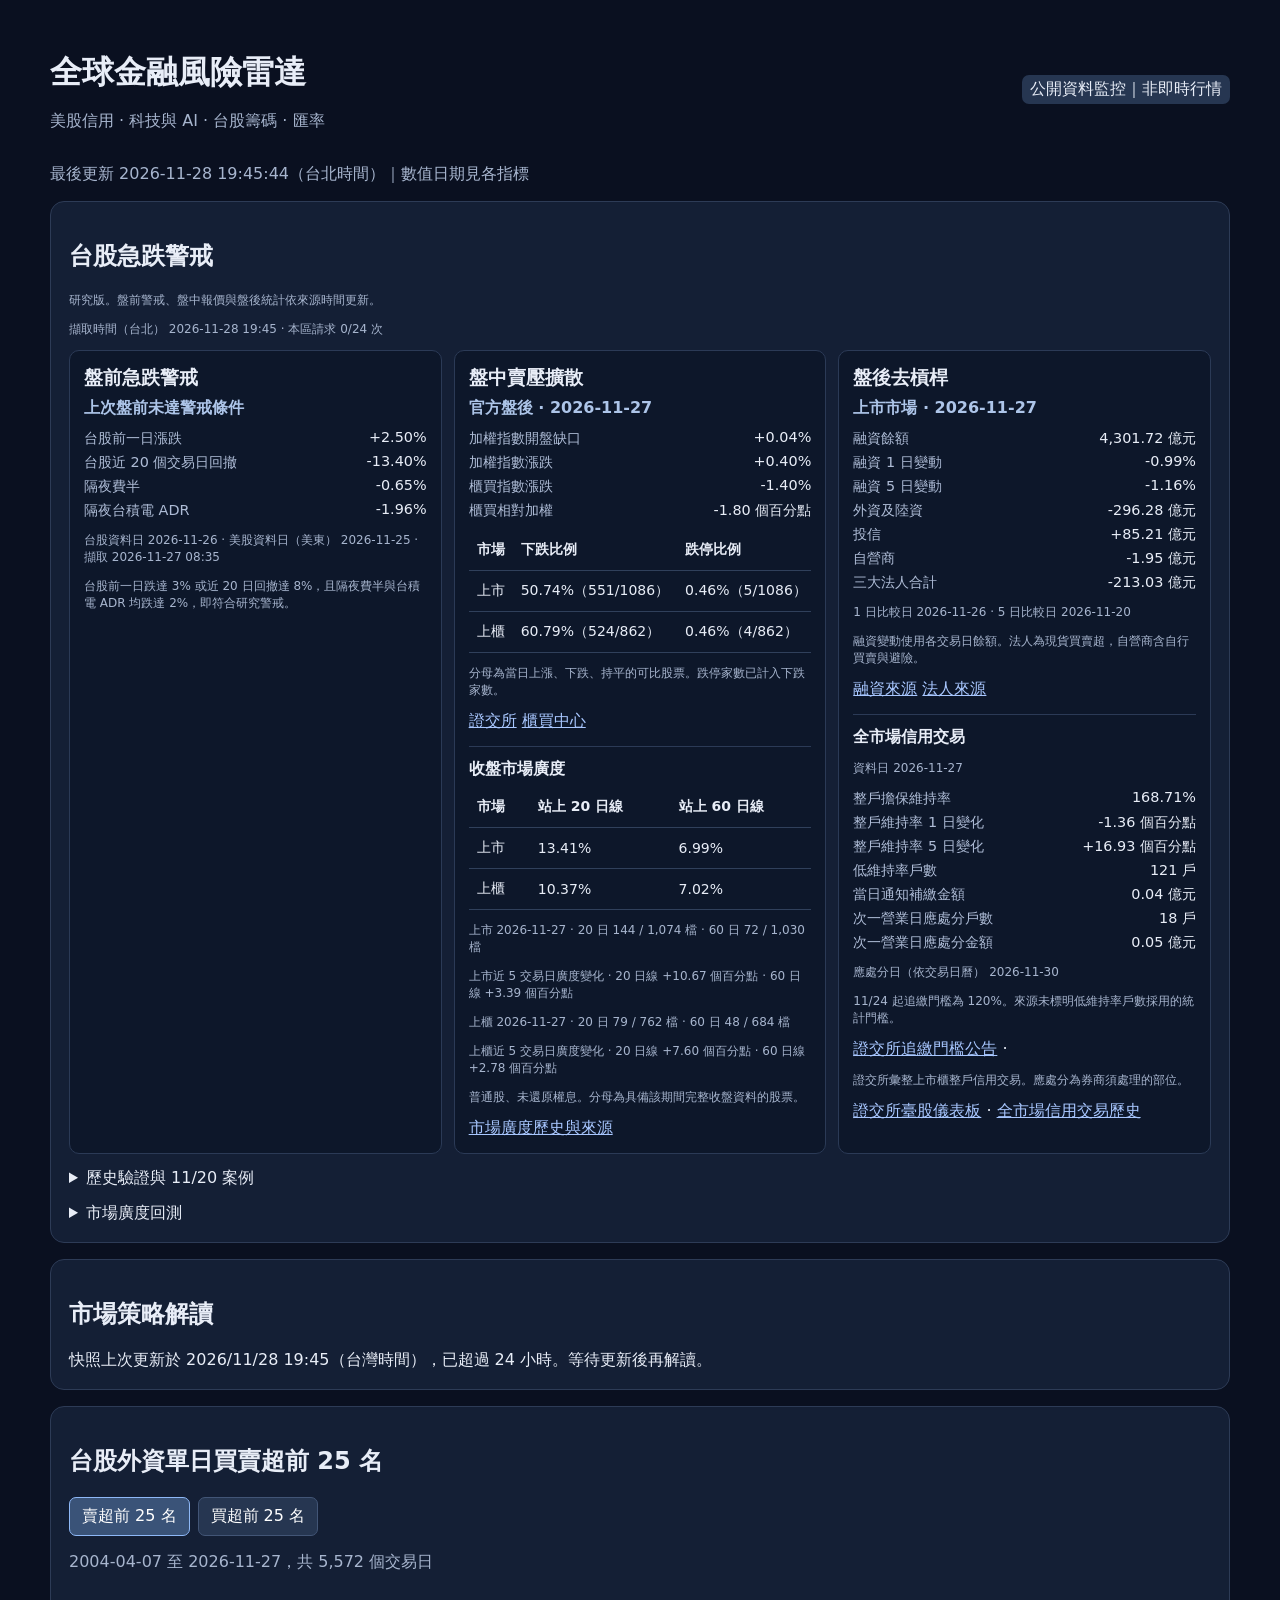
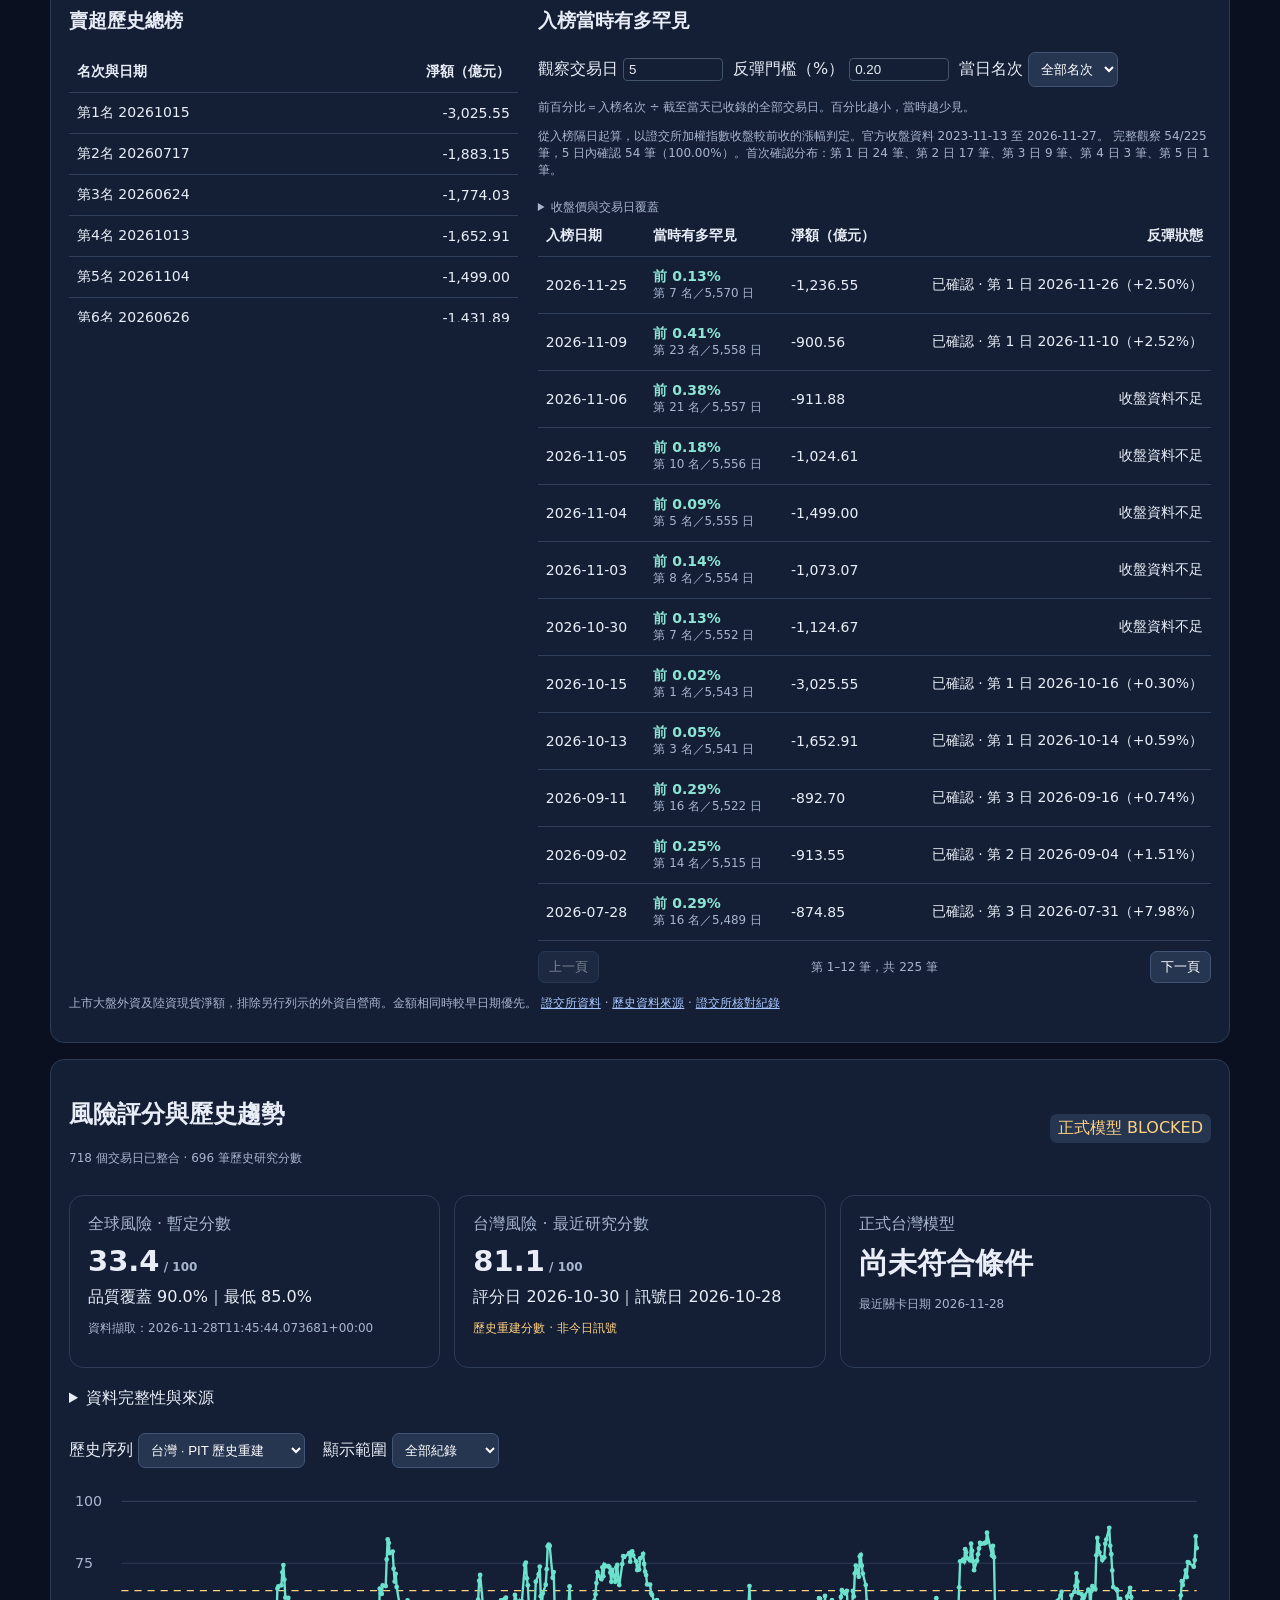
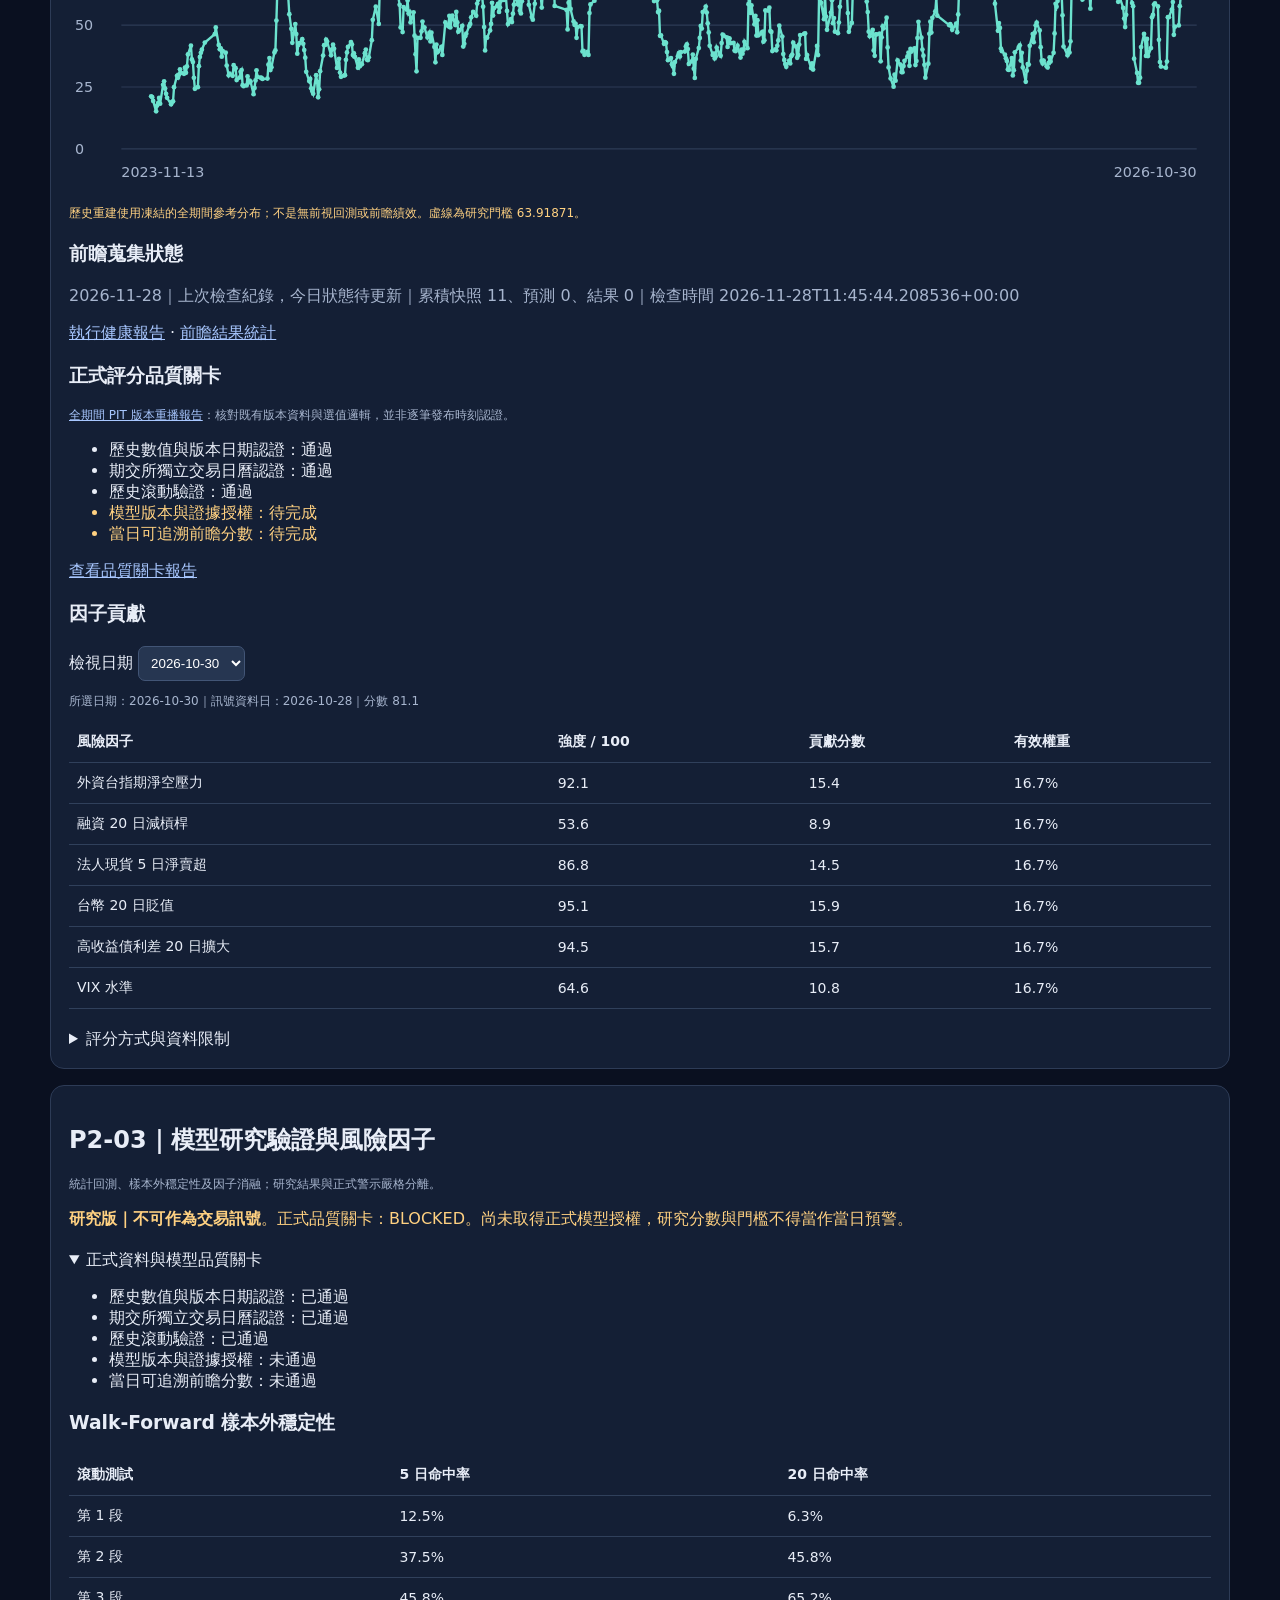
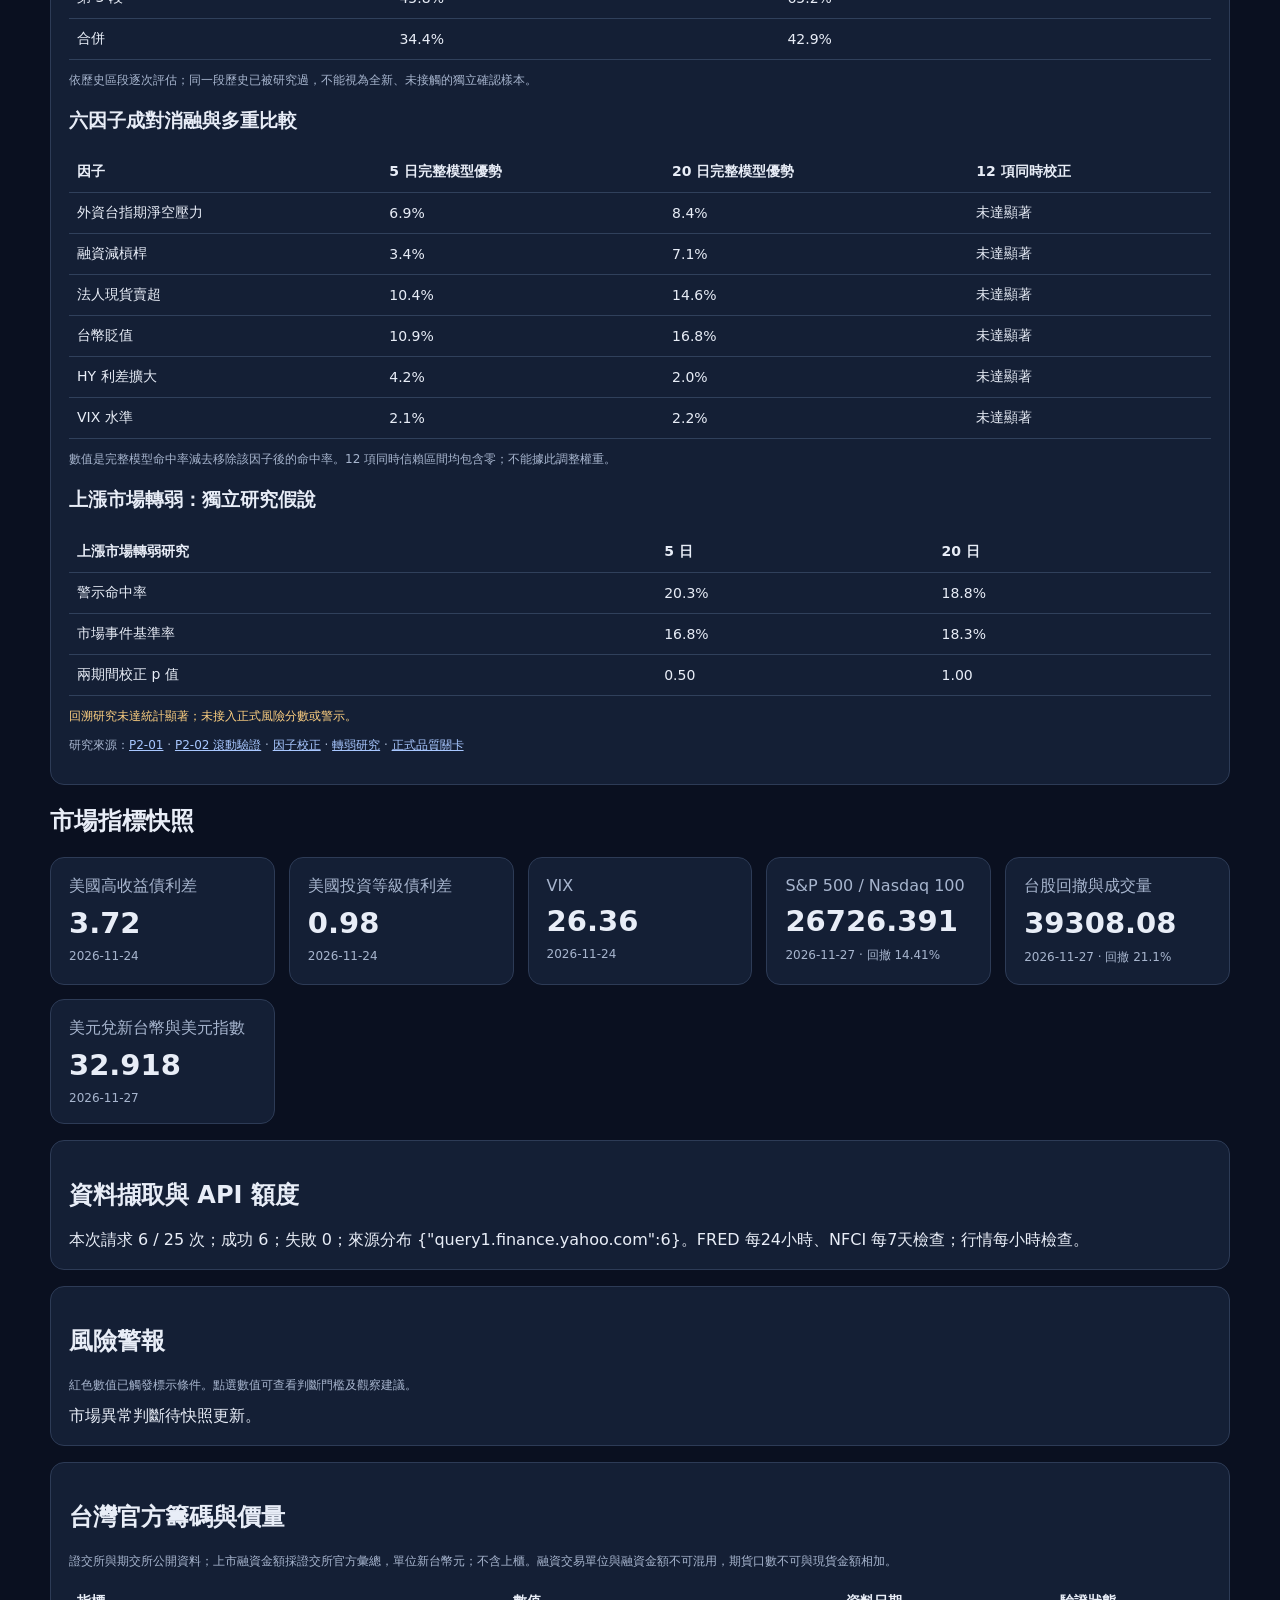
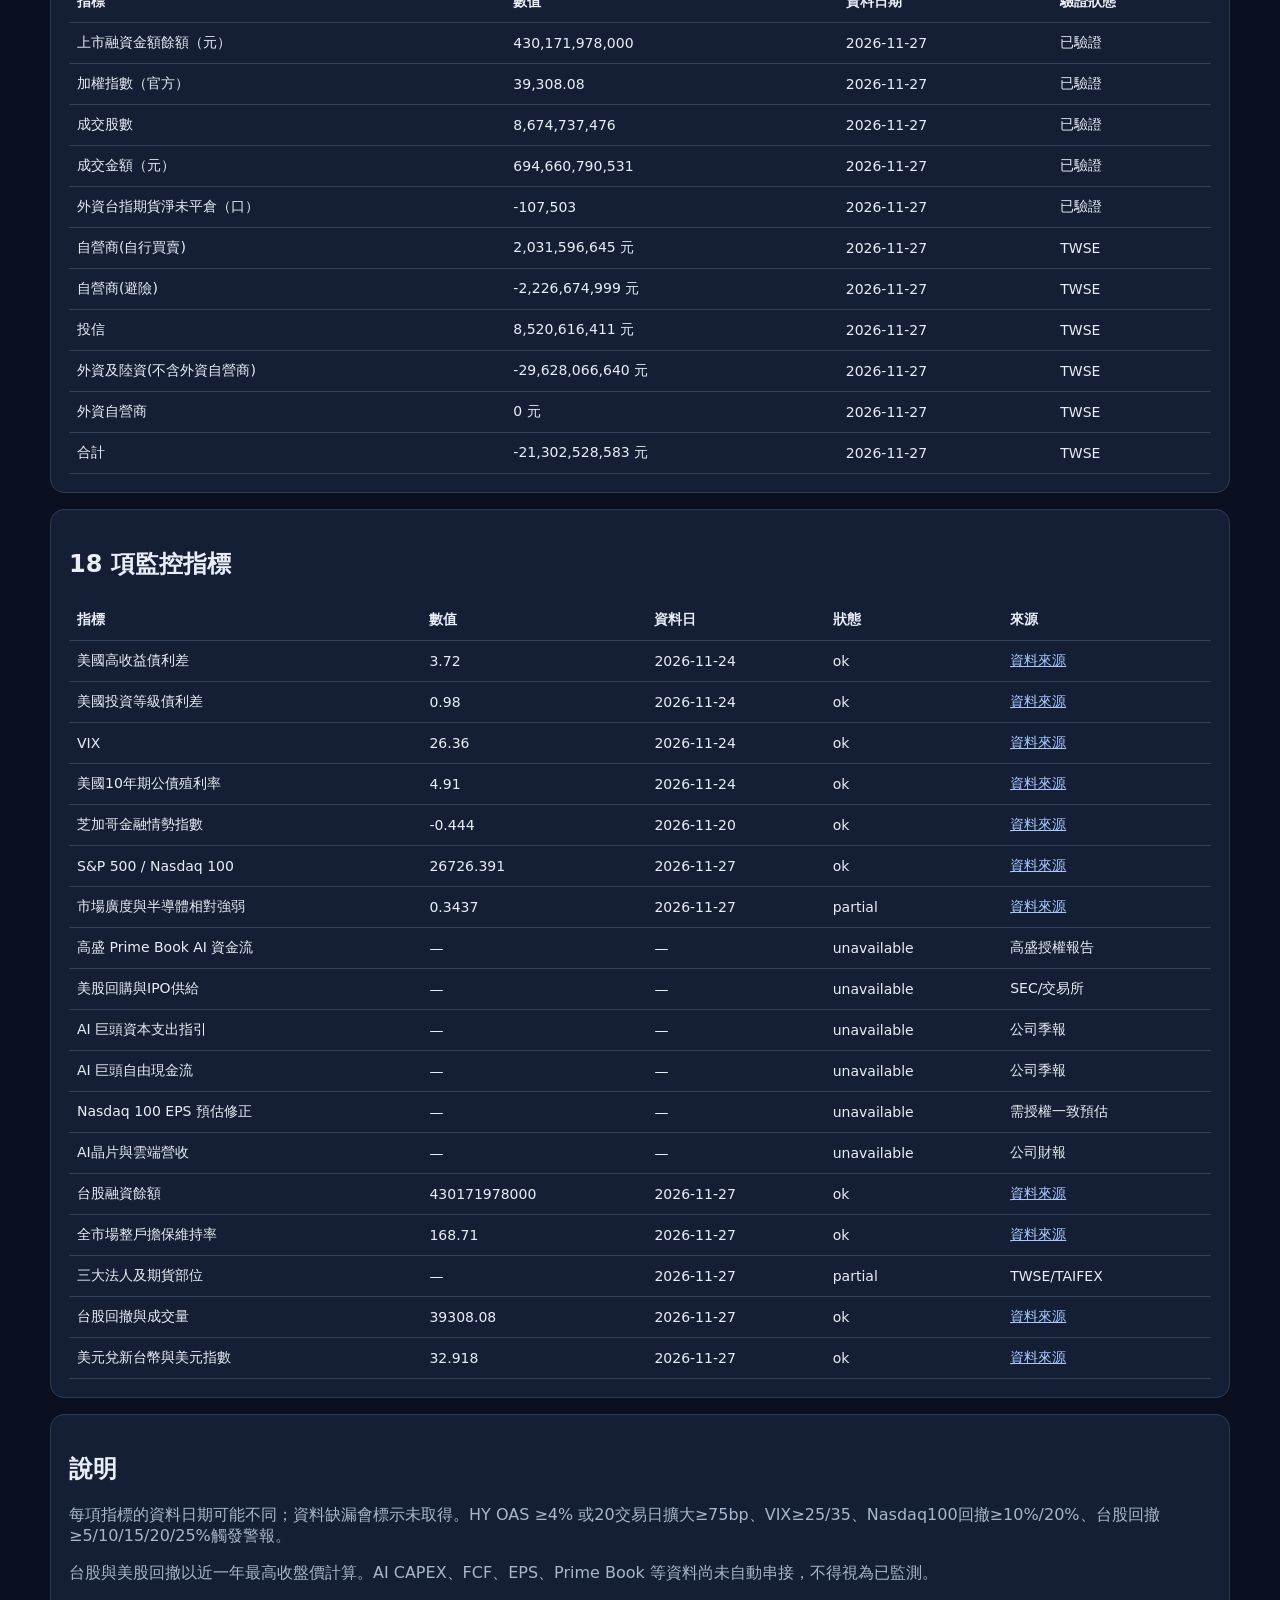
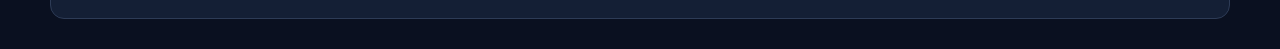
<file: docs/index.html>
<!doctype html><html lang="zh-Hant"><head><meta charset="utf-8"><meta name="viewport" content="width=device-width,initial-scale=1"><title>全球金融風險雷達</title><style>:root{font-family:system-ui,"Microsoft JhengHei",sans-serif;color-scheme:dark}body{margin:0;background:#0a1020;color:#e8edf7}main{max-width:1180px;margin:auto;padding:30px 18px}h1{margin-bottom:5px}p,.muted{color:#a7b5ce}.grid{display:grid;grid-template-columns:repeat(auto-fit,minmax(min(210px,100%),1fr));gap:14px}.card,.panel{background:#141f35;border:1px solid #2d3b56;border-radius:14px;padding:18px}.card .v{font-size:29px;font-weight:750;margin:9px 0}.panel{margin-top:16px;overflow-x:auto}table{border-collapse:collapse;width:100%}td,th{text-align:left;border-bottom:1px solid #30405b;padding:11px 8px;font-size:14px}a{color:#a8c7ff}.warn{color:#ffd181}.bad{color:#ff9494}.small{font-size:12px}.status{padding:4px 8px;border-radius:7px;background:#263651}header{display:flex;justify-content:space-between;align-items:center;gap:10px;flex-wrap:wrap}select{background:#263651;color:white;padding:8px;border:1px solid #425576;border-radius:7px}.risk-controls{display:flex;flex-wrap:wrap;gap:18px;margin:24px 0 12px}#risk-chart svg{width:100%;height:auto}#risk-limitations li{margin:10px 0;color:#a7b5ce}details{margin-top:20px}summary{cursor:pointer}select{max-width:100%}@media(max-width:600px){main{padding:18px 12px}.panel{padding:14px}.risk-controls label{width:100%}h1{font-size:26px}}.foreign-layout{display:grid;grid-template-columns:minmax(245px,.8fr) minmax(0,1.2fr);gap:20px}
.foreign-scroll{max-height:270px;overflow:auto}
.foreign-controls{display:flex;align-items:center;flex-wrap:wrap;gap:10px}
.foreign-events{font-variant-numeric:tabular-nums}
.foreign-rarity{display:block;color:#8de4d4;font-weight:700}
.foreign-denominator{display:block;color:#a7b5ce;font-size:.85em}
.foreign-direction{display:flex;flex-wrap:wrap;gap:8px}
.foreign-direction button{padding:8px 12px;font:inherit}
.foreign-direction button[aria-pressed="true"]{background:#3a5378;border-color:#8eb8f7}
.foreign-pagination{display:flex;align-items:center;justify-content:space-between;flex-wrap:wrap;gap:8px;margin-top:10px}
.foreign-direction button,.foreign-pagination button{background:#263651;color:white;border:1px solid #425576;border-radius:7px;cursor:pointer}
.foreign-pagination button{padding:6px 10px}
.foreign-direction button:disabled,.foreign-pagination button:disabled{opacity:.45;cursor:default}
.foreign-layout td:last-child,.foreign-layout th:last-child{text-align:right;font-variant-numeric:tabular-nums}
.foreign-controls input{width:5.5rem;color:inherit;background:transparent;border:1px solid #425466;border-radius:4px;padding:3px 5px}
.foreign-events .foreign-rebound-cell{min-width:9rem}
.risk-number{color:#ff999d;font-weight:700}
.market-risk-notes{list-style:none;padding:0;display:grid;grid-template-columns:repeat(auto-fit,minmax(min(270px,100%),1fr));gap:10px}
.market-risk-notes li{border:1px solid #42506a;border-left:3px solid #ff999d;border-radius:8px;padding:10px 12px;min-width:0}
.market-risk-notes li:target{outline:2px solid #ff999d;scroll-margin-top:1rem}
.market-risk-notes p{margin:6px 0 0}
.market-risk-links{margin:0;padding-left:1.3rem}
.market-risk-links li{margin:6px 0}
@media(max-width:650px){.foreign-layout{grid-template-columns:minmax(0,1fr)}}
</style><link rel="stylesheet" href="taiwan_crash_watch.css?v=credit-breadth"></head><body><main><header><div><h1>全球金融風險雷達</h1><p>美股信用 · 科技與 AI · 台股籌碼 · 匯率</p></div><span class="status">公開資料監控｜非即時行情</span></header><p id="updated" role="status">讀取資料中…</p><section class="panel crash-watch" id="taiwan-crash-watch" aria-labelledby="crash-watch-title">
<h2 id="crash-watch-title">台股急跌警戒</h2>
<p class="small muted">研究版。盤前警戒、盤中報價與盤後統計依來源時間更新。</p>
<p class="small muted crash-updated"></p>
<div class="crash-cards" aria-live="polite"><p>正在核對資料時間…</p></div>
<details><summary>歷史驗證與 11/20 案例</summary><div class="crash-research">正在讀取歷史驗證…</div></details>
<details id="breadth-research"><summary>市場廣度回測</summary><div class="crash-breadth-research">正在讀取回測…</div></details>
</section>
<section class="panel" aria-labelledby="market-analysis-title"><h2 id="market-analysis-title">市場策略解讀</h2><div id="market-analysis">正在核對市場快照與資料品質…</div></section><section class="panel" id="foreign-cash-ranking" aria-labelledby="foreign-cash-title">
<h2 id="foreign-cash-title">台股外資單日買賣超前 25 名</h2>
<div class="foreign-direction" role="group" aria-label="外資買賣超方向">
<button type="button" data-direction="sell" aria-pressed="true" disabled>賣超前 25 名</button>
<button type="button" data-direction="buy" aria-pressed="false" disabled>買超前 25 名</button>
</div>
<p class="muted" role="status">讀取外資買賣超歷史…</p>
<div class="foreign-layout">
<div><h3 class="foreign-board-title">賣超歷史總榜</h3><div class="foreign-scroll"><table><thead><tr><th>名次與日期</th><th>淨額（億元）</th></tr></thead><tbody class="foreign-top"></tbody></table></div></div>
<div><h3>入榜當時有多罕見</h3>
<div class="foreign-controls"><label data-sell-only>觀察交易日 <input class="foreign-window" type="number" min="1" max="20" step="1" value="5"></label> <label data-sell-only>反彈門檻（%） <input class="foreign-threshold" type="number" min="0.01" max="100" step="0.01" value="0.20"></label> <label>當日名次 <select disabled><option value="0">全部名次</option></select></label></div>
<p class="small muted">前百分比＝入榜名次 ÷ 截至當天已收錄的全部交易日。百分比越小，當時越少見。</p>
<p class="small muted foreign-rebound-summary" data-sell-only aria-live="polite"></p>
<details class="small muted" data-sell-only><summary>收盤價與交易日覆蓋</summary><p>反彈統計僅採用完整觀察窗口。官方交易日曆範圍以外，依已收錄的證交所收盤或籌碼日期辨識交易日。早於收盤資料的事件仍可查看當時排名。</p></details>
<div style="overflow-x:auto"><table><thead><tr><th>入榜日期</th><th>當時有多罕見</th><th>淨額（億元）</th><th data-sell-only>反彈狀態</th></tr></thead><tbody class="foreign-events"></tbody></table></div>
<div class="foreign-pagination"><button type="button" class="foreign-prev" disabled>上一頁</button><span class="foreign-page small muted" aria-live="polite"></span><button type="button" class="foreign-next" disabled>下一頁</button></div>
</div></div>
<p class="small muted">上市大盤外資及陸資現貨淨額，排除另行列示的外資自營商。金額相同時較早日期優先。
<a href="https://www.twse.com.tw/zh/trading/foreign/bfi82u.html">證交所資料</a> ·
<a href="https://finmind.github.io/en/tutor/TaiwanMarket/Chip/">歷史資料來源</a><span data-sell-only> · <a href="foreign_cash_source_check.json">證交所核對紀錄</a></span></p>
</section><section class="panel" aria-labelledby="risk-title"><header><div><h2 id="risk-title">風險評分與歷史趨勢</h2><p id="risk-count" class="small muted">讀取歷史資料中…</p></div><span class="status warn" id="risk-gate">正式模型待驗證</span></header><p id="risk-error" class="warn" role="status"></p><div class="grid"><div class="card"><div class="muted">全球風險 · 暫定分數</div><div class="v"><span id="global-score">—</span><span class="small muted"> / 100</span></div><div id="global-score-info"></div><p class="small muted" id="global-score-date"></p></div><div class="card"><div class="muted">台灣風險 · 最近研究分數</div><div class="v"><span id="taiwan-score">—</span><span class="small muted"> / 100</span></div><div id="taiwan-score-info"></div><p class="small warn" id="taiwan-score-date"></p></div><div class="card"><div class="muted">正式台灣模型</div><div class="v" id="formal-score">待檢查</div><p class="small muted"><span id="formal-reason">讀取品質證據中…</span></p></div></div><details>
<summary>資料完整性與來源</summary>
<ul id="data-integrity" class="small muted" role="status"><li>讀取檢查結果中…</li></ul>
<p class="small"><a href="quality.json">市場快照品質</a> · <a href="calibration.json">台灣模型校準</a> · <a href="pit_full_replay_audit.json">PIT 重播</a></p>
</details><div class="risk-controls"><label>歷史序列 <select id="risk-series" disabled><option value="taiwan">台灣 · PIT 歷史重建</option><option value="global">全球 · 已留存原型分數</option><option value="global_archive">全球 · 三年描述性重建</option><option value="forward">台灣 · 前瞻研究預測</option></select></label><label>顯示範圍 <select id="risk-range" disabled><option value="all">全部紀錄</option><option value="252">最近 252 筆</option><option value="60">最近 60 筆</option></select></label></div><div id="risk-chart"></div><p id="risk-chart-note" class="small warn"></p><h3>前瞻蒐集狀態</h3><p id="forward-health">讀取中…</p><a href="forward_health.json">執行健康報告</a> · <a href="prospective_evaluation.json">前瞻結果統計</a><h3>正式評分品質關卡</h3><p class="small muted"><a href="pit_full_replay_audit.json">全期間 PIT 版本重播報告</a>：核對既有版本資料與選值邏輯，並非逐筆發布時刻認證。</p><div id="gate-checks"></div><h3>因子貢獻</h3><label>檢視日期 <select id="risk-date" disabled aria-label="因子紀錄日期"></select></label><div id="risk-factors"></div><details><summary>評分方式與資料限制</summary><ul id="risk-limitations"></ul><p class="small muted">台灣模型：六因子等權、至少五項有效、回看 20 個交易日、訊號延後 2 個交易日。缺值不補零。全球與台灣採不同模型，100 分不代表 100% 下跌機率。</p><p class="small muted">全球 v2：十年債以 20 個觀測日的殖利率變動，對照前 60 筆變動值計算百分位；上升較快代表利率壓力。此為研究假設，不代表降息必然安全。美股市場廣度尚缺 10% 權重，最高覆蓋率 90%。</p><a href="global_history.json">下載全球三年重建資料</a> · <a href="risk_dashboard.json">下載評分與歷史資料</a> · <a href="phase4_frozen_prospective_protocol.json">凍結研究規則</a></details></section><section class="panel" aria-labelledby="p203-title"><h2 id="p203-title">P2-03｜模型研究驗證與風險因子</h2><p class="small muted">統計回測、樣本外穩定性及因子消融；研究結果與正式警示嚴格分離。</p><div id="p203-research" role="status">正在讀取研究報告；此區不提供交易訊號。</div></section><h2>市場指標快照</h2><div class="grid" id="cards"></div><section class="panel"><h2>資料擷取與 API 額度</h2><div id="api">等待統計資料…</div></section><section class="panel"><h2>風險警報</h2><p class="small muted">紅色數值已觸發標示條件。點選數值可查看判斷門檻及觀察建議。</p><div id="alerts">讀取中…</div></section><section class="panel"><h2>台灣官方籌碼與價量</h2><p class="muted small">證交所與期交所公開資料；上市融資金額採證交所官方彙總，單位新台幣元；不含上櫃。融資交易單位與融資金額不可混用，期貨口數不可與現貨金額相加。</p><div id="taiwan">讀取中…</div></section><section class="panel"><h2>18 項監控指標</h2><div style="overflow-x:auto"><table><thead><tr><th>指標</th><th>數值</th><th>資料日</th><th>狀態</th><th>來源</th></tr></thead><tbody id="rows"></tbody></table></div></section><section class="panel"><h2>說明</h2><p>每項指標的資料日期可能不同；資料缺漏會標示未取得。HY OAS ≥4% 或20交易日擴大≥75bp、VIX≥25/35、Nasdaq100回撤≥10%/20%、台股回撤≥5/10/15/20/25%觸發警報。</p><p>台股與美股回撤以近一年最高收盤價計算。AI CAPEX、FCF、EPS、Prime Book 等資料尚未自動串接，不得視為已監測。</p></section></main><script src="radar_data.js?v=foreign-ranking"></script><script src="taiwan_crash_watch.js?v=credit-risk"></script><script src="market_analysis.js?v=ranked-risk"></script><script>
const safe=s=>String(s??"").replace(/[&<>"']/g,c=>({"&":"&amp;","<":"&lt;",">":"&gt;",'"':"&quot;","'":"&#39;"}[c]));
const pageTime = new Intl.DateTimeFormat('sv-SE', {
  timeZone:'Asia/Taipei',dateStyle:'short',timeStyle:'medium',hourCycle:'h23'
});
const riskAttrs = (key, date) =>
  ' data-risk-number="' + safe(key) + '" data-risk-date="' + safe(date) + '"';
let marketLoading=false;
async function load(){
if(marketLoading)return;
marketLoading=true;
try{
const quality=getRadarData("quality.json").catch(()=>null);
const cashRanking=getForeignCashRanking().catch(()=>null);
const j=await getRadarData("data.json");
if(!Number.isFinite(Date.parse(j?.updated_utc)) || !j.metrics || !Object.keys(j.metrics).length || !j.active_alerts)throw Error("快照格式不完整");document.getElementById("updated").textContent="最後更新 " + pageTime.format(new Date(j.updated_utc)) + "（台北時間）｜數值日期見各指標";
const m=j.metrics||{};const q=j.request_stats||{};document.getElementById("api").textContent="本次請求 "+(q.requests??"—")+" / 25 次；成功 "+(q.success??"—")+"；失敗 "+(q.failure??"—")+"；來源分布 "+JSON.stringify(q.by_host||{})+"。FRED 每24小時、NFCI 每7天檢查；行情每小時檢查。";const keys=["hy","ig","vix","indices","taiex","fx"];
document.getElementById("cards").innerHTML=keys.map(k=>{
  const item=m[k]||{};
  const drawdown=item.drawdown_pct===undefined ? "" :
    ' · <span'+riskAttrs(k+"-drawdown",item.date)+'>回撤 '+safe(item.drawdown_pct)+'%</span>';
  return '<div class="card"><div class="muted">'+safe(item.name||k)+'</div><div class="v"'+
    riskAttrs(k+"-value",item.date)+'>'+safe(item.status==="ok"?item.value:"未取得")+
    '</div><div class="muted small">'+safe(item.date||"資料不可用")+
    (item.cache_status==="stale"?" · 舊快照":"")+drawdown+'</div></div>';
}).join("");
document.getElementById("rows").innerHTML=Object.entries(m).map(([k,x])=>
  '<tr><td>'+safe(x.name)+'</td><td'+riskAttrs(k+"-value",x.date)+'>'+safe(x.value??"—")+
  '</td><td>'+safe(x.date||"—")+'</td><td>'+safe(x.cache_status==="stale"?"舊快照（來源失敗）":x.status)+'</td><td>'+
  (/^https?:\/\//i.test(x.source_url)?'<a target="_blank" rel="noopener" href="'+safe(x.source_url)+'">資料來源</a>':safe(x.source||"—"))+'</td></tr>'
).join("");
const tw=m.taiex||{},mg=m.margin||{},inst=m.inst||{};const official=(tw.official_sources||{}).tw_price||{};const cash=inst.cash_categories||[];const futures=(inst.official_sources||{}).futures||{};const number=v=>v===undefined||v===null?"—":Number(v).toLocaleString("zh-TW");const sourceState=x=>x.cache_status==="stale"?"快取（來源失敗）":x.status==="ok"?"已驗證":x.status==="partial"?"部分資料":"未取得";const parts=[["上市融資金額餘額（元）",mg.unit==="TWD"?number(mg.value):"待取得官方彙總",mg.unit==="TWD"?(mg.date||"資料日待確認"):"—",mg.unit==="TWD"?sourceState(mg):"未驗證"],["加權指數（官方）",number(tw.official_close),tw.official_close_date||"—",sourceState(official)],["成交股數",number(tw.official_volume_shares),tw.official_close_date||"—",sourceState(official)],["成交金額（元）",number(tw.official_turnover_twd),tw.official_close_date||"—",sourceState(official)],["外資台指期貨淨未平倉（口）",number(inst.foreign_tx_net_oi),inst.futures_date||"—",sourceState(futures)]];const rows=parts.map(x=>"<tr>"+x.map(v=>"<td>"+safe(v)+"</td>").join("")+"</tr>").join("");
const cashRows=cash.map(x=>{
  const foreign=x.name==="外資及陸資(不含外資自營商)"||x.name==="外資及陸資（不含外資自營商）";
  return "<tr><td>"+safe(x.name)+"</td><td"+(foreign?riskAttrs("foreign-cash",inst.cash_date):"")+">"+
    safe(number(x.net_twd??x.net))+" 元</td><td>"+safe(inst.cash_date||"官方未提供資料日")+"</td><td>TWSE</td></tr>";
}).join("");
document.getElementById("taiwan").innerHTML='<table><thead><tr><th>指標</th><th>數值</th><th>資料日期</th><th>驗證狀態</th></tr></thead><tbody>'+rows+cashRows+'</tbody></table>';
renderTaiwanCrashWatch(j.taiwan_crash_watch);
const [dataQuality, ranking]=await Promise.all([quality,cashRanking]);
renderMarketAnalysis(j,dataQuality,ranking);
}catch{
  renderMarketAnalysis(null,null);
  renderTaiwanCrashWatch(null);
  document.getElementById("updated").textContent="市場快照暫時無法載入，約一分鐘後重試。";
  for(const id of ["cards","rows"])document.getElementById(id).replaceChildren();
  for(const id of ["api","alerts","taiwan"])document.getElementById(id).textContent="市場快照不可用。";
}finally{
  marketLoading=false;
}}
load();setInterval(load,60000);
</script><script src="dashboard.js"></script><script src="foreign_cash_ranking.js?v=buy-sell-ranked"></script><script src="p203_research.js"></script></body></html>
</file>
<file: docs/taiwan_crash_watch.css>
.crash-cards {
  display: grid;
  grid-template-columns: repeat(3, minmax(0, 1fr));
  gap: 12px;
  margin: 12px 0;
}
.crash-card {
  min-width: 0;
  border: 1px solid #2b3a56;
  border-radius: 10px;
  padding: 14px;
  background: #0d172a;
}
.crash-card h3 {
  margin: 0 0 7px;
}
.crash-state {
  margin: 0 0 10px;
  color: #adc5e9;
  font-weight: 600;
}
.crash-state.warn {
  color: #ffd17a;
}
.crash-facts {
  display: grid;
  grid-template-columns: minmax(0, 1fr) auto;
  gap: 5px 12px;
  margin: 10px 0;
  font-size: .9rem;
}
.crash-facts dt {
  color: #aebcd6;
}
.crash-facts dd {
  margin: 0;
  text-align: right;
  font-variant-numeric: tabular-nums;
}
.crash-table {
  max-width: 100%;
  overflow-x: auto;
}
.crash-table table {
  font-size: .85rem;
  white-space: nowrap;
}
.crash-watch details {
  margin-top: 14px;
}
@media (max-width: 960px) {
  .crash-cards {
    grid-template-columns: minmax(0, 1fr);
  }
}
.crash-subsection {
  border-top: 1px solid #2b3a56;
  margin-top: 14px;
  padding-top: 12px;
}
.crash-subsection h4 {
  margin: 0 0 7px;
}
</file>
